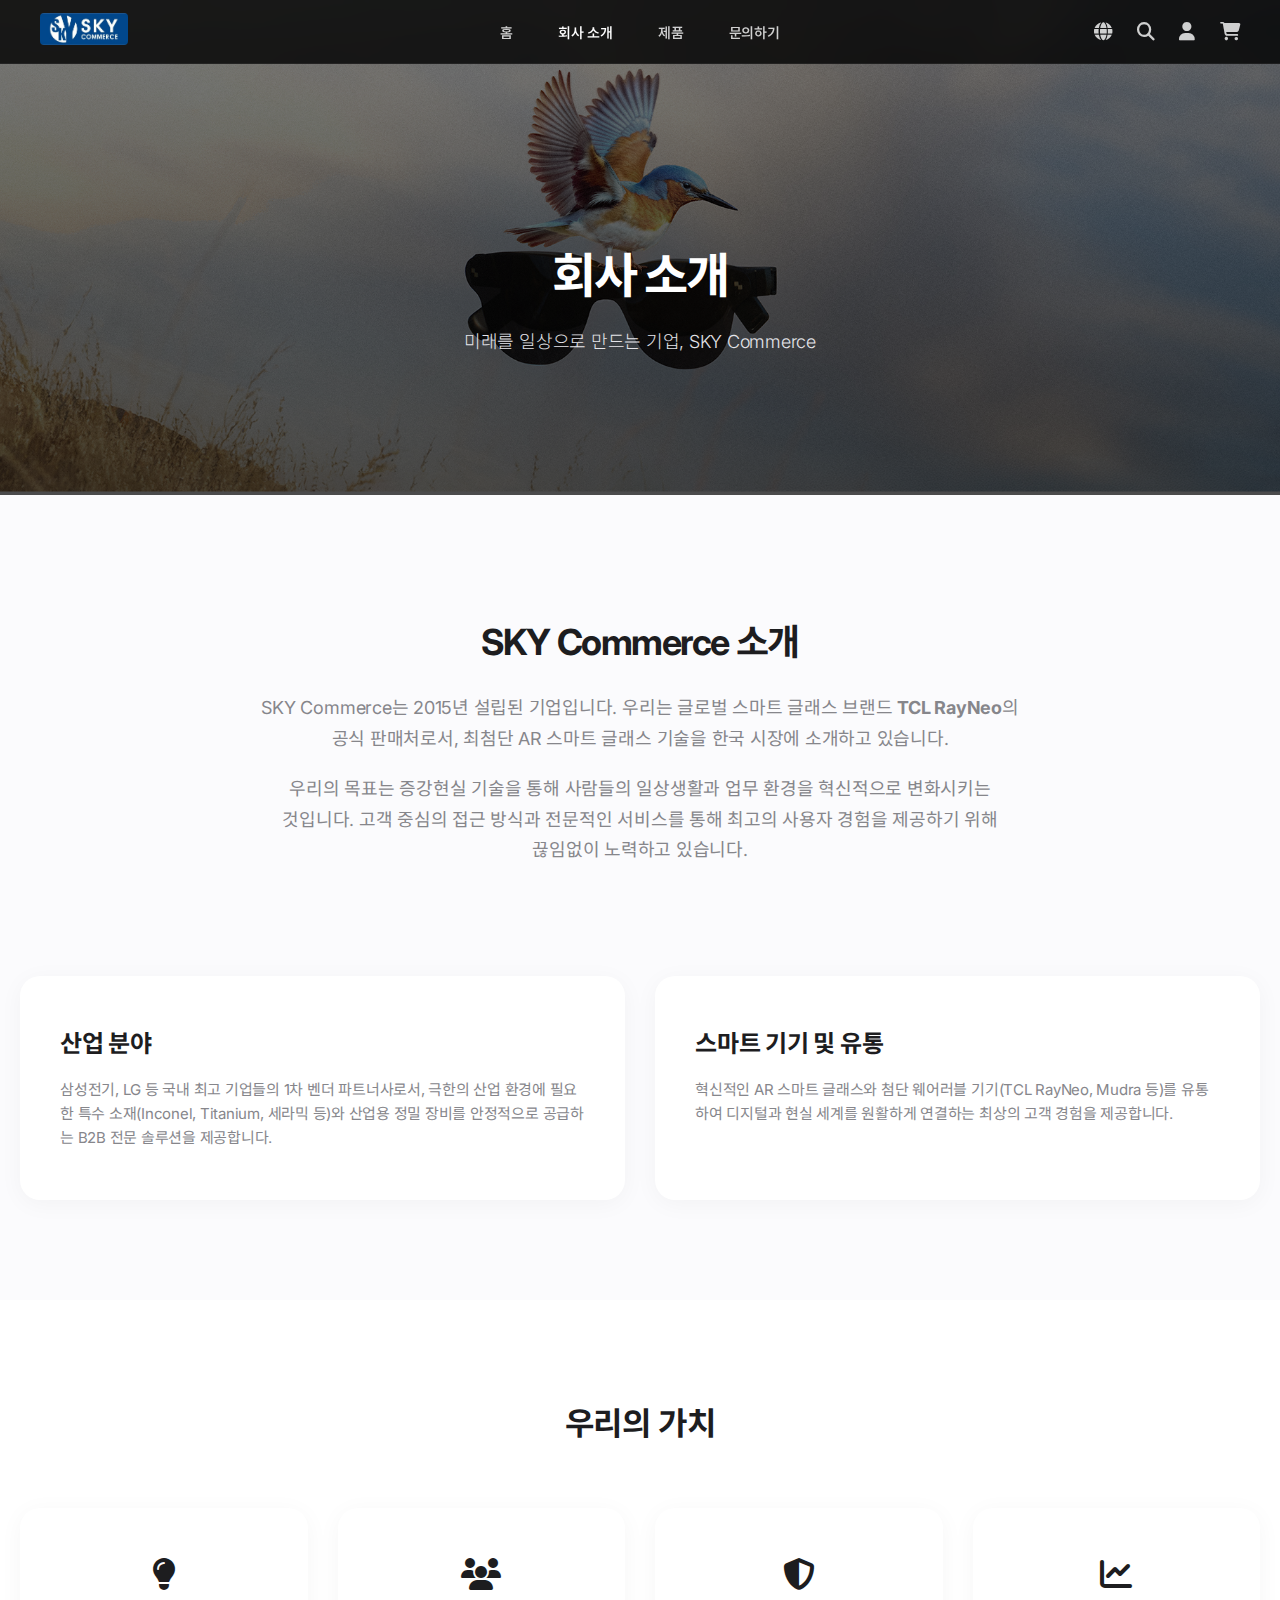
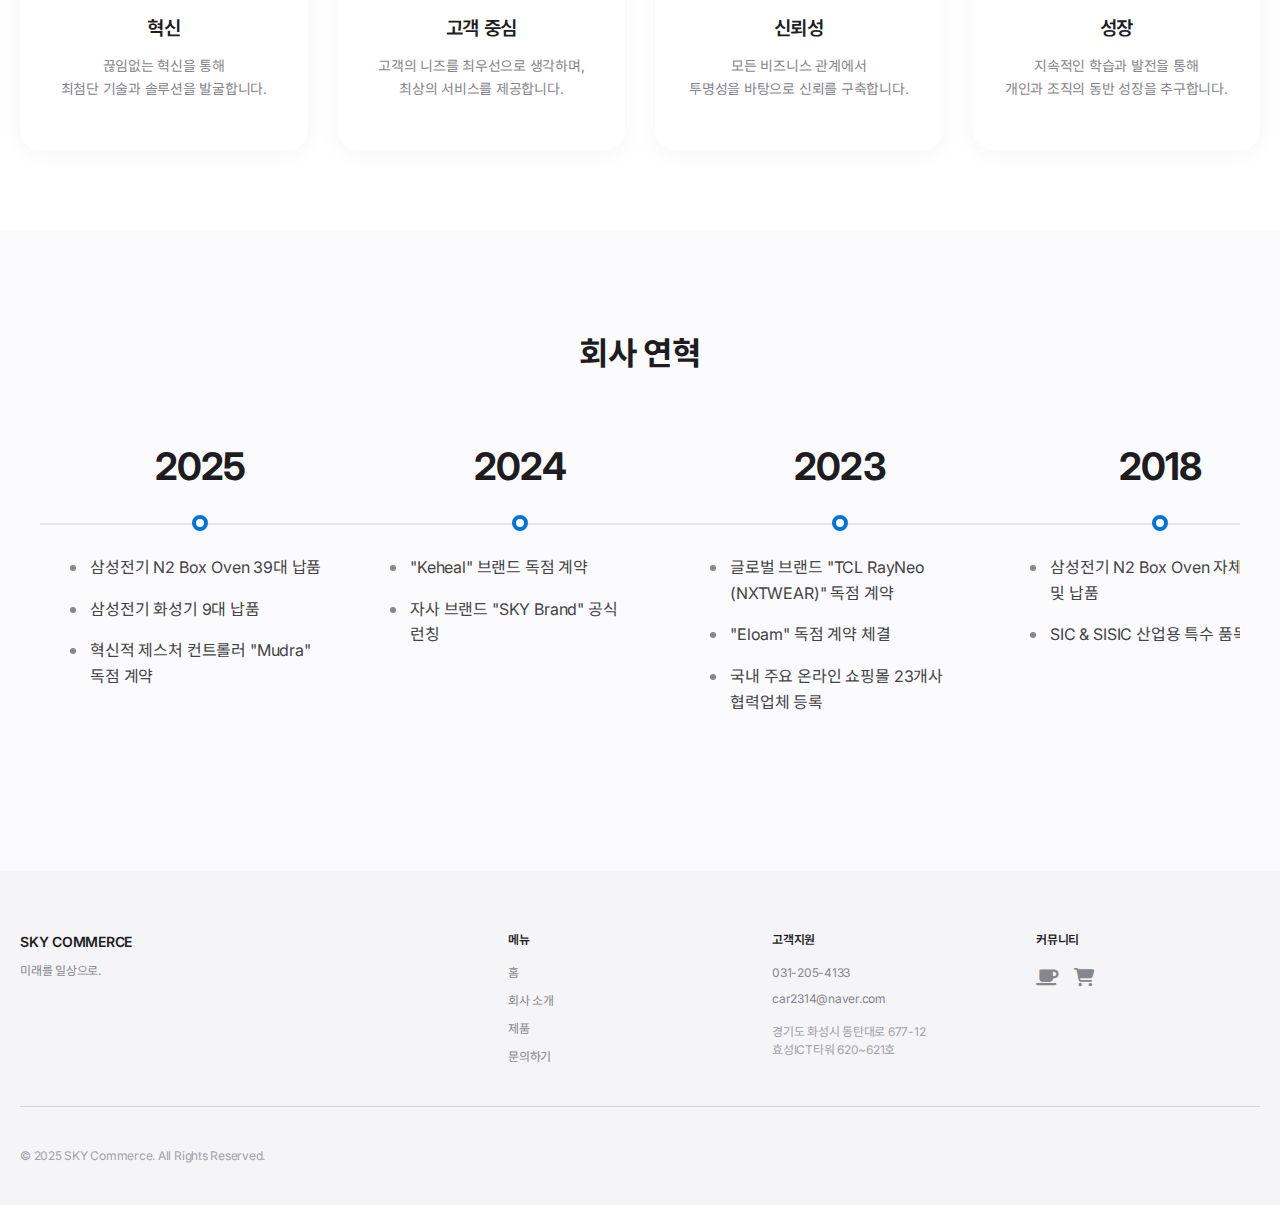
<file: about.html>
<!DOCTYPE html>
<html lang="ko">
<head>
    <meta charset="UTF-8">
    <meta name="viewport" content="width=device-width, initial-scale=1.0">
    <title>회사 소개 | SKY Commerce</title>
    <link rel="icon" type="image/png" sizes="any" href="img/logo_blue.png">
    
    <link rel="preconnect" href="https://fonts.googleapis.com">
    <link rel="preconnect" href="https://fonts.gstatic.com" crossorigin>
    <link href="https://fonts.googleapis.com/css2?family=Inter:wght@300;400;500;600;700&family=Noto+Sans+KR:wght@300;400;500;700&display=swap" rel="stylesheet">
    <link rel="stylesheet" href="https://cdnjs.cloudflare.com/ajax/libs/font-awesome/6.4.0/css/all.min.css">
    <link rel="stylesheet" href="css/style.css">
    <style>
        .intro-text-section { text-align: center; max-width: 800px; margin: 0 auto; padding: 40px 20px; }
        .intro-text-section h2 { font-size: 36px; font-weight: 700; margin-bottom: 24px; letter-spacing: -0.04em; }
        .intro-text-section p { font-size: 18px; color: var(--text-muted); line-height: 1.7; margin-bottom: 20px; word-break: keep-all; }
        .business-grid { display: grid; grid-template-columns: repeat(2, 1fr); gap: 30px; margin-top: 50px; }
        .business-card { background: var(--surface-color); padding: 50px 40px; border-radius: 20px; box-shadow: 0 4px 24px rgba(0, 0, 0, 0.04); transition: transform 0.4s ease; }
        .business-card:hover { transform: translateY(-5px); }
        .business-card h3 { font-size: 24px; font-weight: 700; color: var(--text-main); margin-bottom: 16px; }
        .business-card p { color: var(--text-muted); font-size: 15px; line-height: 1.6; }

        .timeline-wrapper { position: relative; margin: 40px auto 0; width: 100%; }
        .horizontal-timeline { display: flex; overflow-x: auto; padding: 20px 0 40px; scroll-behavior: smooth; -webkit-overflow-scrolling: touch; scrollbar-width: thin; scrollbar-color: #c1c1c1 #f5f5f7; }
        .horizontal-timeline::-webkit-scrollbar { height: 6px; }
        .horizontal-timeline::-webkit-scrollbar-track { background: #f5f5f7; border-radius: 10px; }
        .horizontal-timeline::-webkit-scrollbar-thumb { background: #c1c1c1; border-radius: 10px; }
        .horizontal-timeline::-webkit-scrollbar-thumb:hover { background: #a1a1a6; }
        .timeline-item-hz { flex: 0 0 320px; position: relative; padding: 0 30px; }
        .timeline-item-hz::after { content: ''; position: absolute; top: 85px; left: 0; width: 100%; height: 2px; background-color: #e5e5ea; z-index: 1; }
        .timeline-year-hz { text-align: center; font-size: 38px; font-weight: 700; color: var(--text-main); margin-bottom: 60px; letter-spacing: -0.02em; }
        .timeline-dot-hz { position: absolute; top: 77px; left: 50%; transform: translateX(-50%); width: 16px; height: 16px; border-radius: 50%; background-color: #ffffff; border: 4px solid var(--accent-blue); z-index: 2; }
        .timeline-content-hz { margin-top: 35px; text-align: left; }
        .timeline-content-hz ul { list-style: none; padding: 0; margin: 0; }
        .timeline-content-hz li { display: flex; align-items: flex-start; font-size: 16px; color: #444; margin-bottom: 16px; line-height: 1.6; letter-spacing: -0.01em; word-break: keep-all; }
        .timeline-content-hz li::before { content: ''; display: block; width: 6px; height: 6px; background-color: #86868b; border-radius: 50%; margin-top: 10px; margin-right: 14px; flex-shrink: 0; }

        @media (max-width: 768px) {
            .business-grid { grid-template-columns: 1fr; }
            .timeline-item-hz { flex: 0 0 280px; padding: 0 20px; }
            .timeline-year-hz { font-size: 32px; }
            .timeline-content-hz li { font-size: 15px; }
        }
    </style>
</head>
<body>
    <header id="main-header"> 
        <div class="header-inner">
            <div class="header-left logo"><a href="index.html"><img src="img/main.jpg" alt="SKY Commerce"></a></div>
            <nav class="header-center">
                <ul class="nav-menu">
                    <li><a href="index.html">홈</a></li>
                    <li><a href="about.html" class="active">회사 소개</a></li>
                    <li><a href="product.html">제품</a></li>
                    <li><a href="contact.html">문의하기</a></li>
                </ul>
            </nav>
            <div class="header-right utility-icons">
                <a href="#"><i class="fas fa-globe"></i></a>
                <a href="#"><i class="fas fa-search"></i></a>
                <a href="login.html" id="userProfileBtn"><i class="fas fa-user"></i></a>
                <a href="#"><i class="fas fa-shopping-cart"></i></a>
            </div>
        </div>
    </header>

    <section class="sub-hero" style="background: linear-gradient(rgba(0, 0, 0, 0.5), rgba(0, 0, 0, 0.7)), url('img/bird.png') center/cover no-repeat;">
        <div class="container">
            <h1 style="position: relative; z-index: 2;">회사 소개</h1>
            <p style="position: relative; z-index: 2;">미래를 일상으로 만드는 기업, SKY Commerce</p>
        </div>
    </section>

    <section class="sub-content" style="background-color: var(--bg-color); padding-top: 80px;">
        <div class="container">
            <div class="intro-text-section">
                <h2>SKY Commerce 소개</h2>
                <p>SKY Commerce는 2015년 설립된 기업입니다. 우리는 글로벌 스마트 글래스 브랜드 <strong>TCL RayNeo</strong>의 공식 판매처로서, 최첨단 AR 스마트 글래스 기술을 한국 시장에 소개하고 있습니다.</p>
                <p>우리의 목표는 증강현실 기술을 통해 사람들의 일상생활과 업무 환경을 혁신적으로 변화시키는 것입니다. 고객 중심의 접근 방식과 전문적인 서비스를 통해 최고의 사용자 경험을 제공하기 위해 끊임없이 노력하고 있습니다.</p>
            </div>
            <div class="business-grid">
                <div class="business-card">
                    <h3>산업 분야</h3>
                    <p>삼성전기, LG 등 국내 최고 기업들의 1차 벤더 파트너사로서, 극한의 산업 환경에 필요한 특수 소재(Inconel, Titanium, 세라믹 등)와 산업용 정밀 장비를 안정적으로 공급하는 B2B 전문 솔루션을 제공합니다.</p>
                </div>
                <div class="business-card">
                    <h3>스마트 기기 및 유통</h3>
                    <p>혁신적인 AR 스마트 글래스와 첨단 웨어러블 기기(TCL RayNeo, Mudra 등)를 유통하여 디지털과 현실 세계를 원활하게 연결하는 최상의 고객 경험을 제공합니다.</p>
                </div>
            </div>
        </div>
    </section>

    <section class="sub-content" style="background-color: #ffffff; padding-bottom: 80px;">
        <div class="container">
            <div style="text-align: center; margin-bottom: 60px;">
                <h2 style="font-size: 32px; font-weight: 700; color: var(--text-main);">우리의 가치</h2>
            </div>
            <div class="feature-grid">
                <div class="feature-item"><i class="fas fa-lightbulb"></i><h3>혁신</h3><p>끊임없는 혁신을 통해<br>최첨단 기술과 솔루션을 발굴합니다.</p></div>
                <div class="feature-item"><i class="fas fa-users"></i><h3>고객 중심</h3><p>고객의 니즈를 최우선으로 생각하며,<br>최상의 서비스를 제공합니다.</p></div>
                <div class="feature-item"><i class="fas fa-shield-alt"></i><h3>신뢰성</h3><p>모든 비즈니스 관계에서<br>투명성을 바탕으로 신뢰를 구축합니다.</p></div>
                <div class="feature-item"><i class="fas fa-chart-line"></i><h3>성장</h3><p>지속적인 학습과 발전을 통해<br>개인과 조직의 동반 성장을 추구합니다.</p></div>
            </div>
        </div>
    </section>

    <section class="sub-content" style="background-color: var(--bg-color);">
        <div class="container" style="max-width: 1400px; padding: 0 40px;">
            <div style="text-align: center; margin-bottom: 20px;">
                <h2 style="font-size: 32px; font-weight: 700; color: var(--text-main);">회사 연혁</h2>
            </div>
            <div class="timeline-wrapper">
                <div class="horizontal-timeline">
                    <div class="timeline-item-hz"><div class="timeline-year-hz">2025</div><div class="timeline-dot-hz"></div><div class="timeline-content-hz"><ul><li>삼성전기 N2 Box Oven 39대 납품</li><li>삼성전기 화성기 9대 납품</li><li>혁신적 제스처 컨트롤러 "Mudra" 독점 계약</li></ul></div></div>
                    <div class="timeline-item-hz"><div class="timeline-year-hz">2024</div><div class="timeline-dot-hz"></div><div class="timeline-content-hz"><ul><li>"Keheal" 브랜드 독점 계약</li><li>자사 브랜드 "SKY Brand" 공식 런칭</li></ul></div></div>
                    <div class="timeline-item-hz"><div class="timeline-year-hz">2023</div><div class="timeline-dot-hz"></div><div class="timeline-content-hz"><ul><li>글로벌 브랜드 "TCL RayNeo (NXTWEAR)" 독점 계약</li><li>"Eloam" 독점 계약 체결</li><li>국내 주요 온라인 쇼핑몰 23개사 협력업체 등록</li></ul></div></div>
                    <div class="timeline-item-hz"><div class="timeline-year-hz">2018</div><div class="timeline-dot-hz"></div><div class="timeline-content-hz"><ul><li>삼성전기 N2 Box Oven 자체 제작 및 납품</li><li>SIC & SISIC 산업용 특수 품목 추가</li></ul></div></div>
                    <div class="timeline-item-hz"><div class="timeline-year-hz">2017</div><div class="timeline-dot-hz"></div><div class="timeline-content-hz"><ul><li>LG 1차 벤더 파트너사로서 Titanium(티타늄) 정식 공급 시작</li></ul></div></div>
                    <div class="timeline-item-hz"><div class="timeline-year-hz">2016</div><div class="timeline-dot-hz"></div><div class="timeline-content-hz"><ul><li>삼성전기 1차 벤더 파트너사 세라믹 관련 제품 (단열재, Roller, Pipe 등) 공급</li></ul></div></div>
                    <div class="timeline-item-hz"><div class="timeline-year-hz">2015</div><div class="timeline-dot-hz"></div><div class="timeline-content-hz"><ul><li>주식회사 스카이커머스(SKY Commerce) 공식 설립</li><li>삼성전기 1차 벤더 파트너사 특수소재 (Inconel Plate, Tube, Pipe, Mesh Belt 등) 공급 시작</li></ul></div></div>
                </div>
            </div>
        </div>
    </section>

    <footer>
        <div class="container">
            <div class="footer-content">
                <div class="footer-logo">
                    <h3>SKY COMMERCE</h3>
                    <p>미래를 일상으로.</p>
                </div>
                <div class="footer-links">
                    <h4>메뉴</h4>
                    <ul>
                        <li><a href="index.html">홈</a></li>
                        <li><a href="about.html">회사 소개</a></li>
                        <li><a href="product.html">제품</a></li>
                        <li><a href="contact.html">문의하기</a></li>
                    </ul>
                </div>
                <div class="footer-contact">
                    <h4>고객지원</h4>
                    <p>031-205-4133</p>
                    <p>car2314@naver.com</p>
                    <p class="address">경기도 화성시 동탄대로 677-12<br>효성ICT타워 620~621호</p>
                </div>
                <div class="footer-social">
                    <h4>커뮤니티</h4>
                    <div class="social-icons">
                        <a href="https://cafe.naver.com/skycommerce114" target="_blank"><i class="fas fa-coffee"></i></a>
                        <a href="https://smartstore.naver.com/nxtwear" target="_blank"><i class="fas fa-shopping-cart"></i></a>
                    </div>
                </div>
            </div>
            <div class="footer-bottom"><p>&copy; 2025 SKY Commerce. All Rights Reserved.</p></div>
        </div>
    </footer>

    <script src="js/main.js"></script>
</body>
</html>
</file>
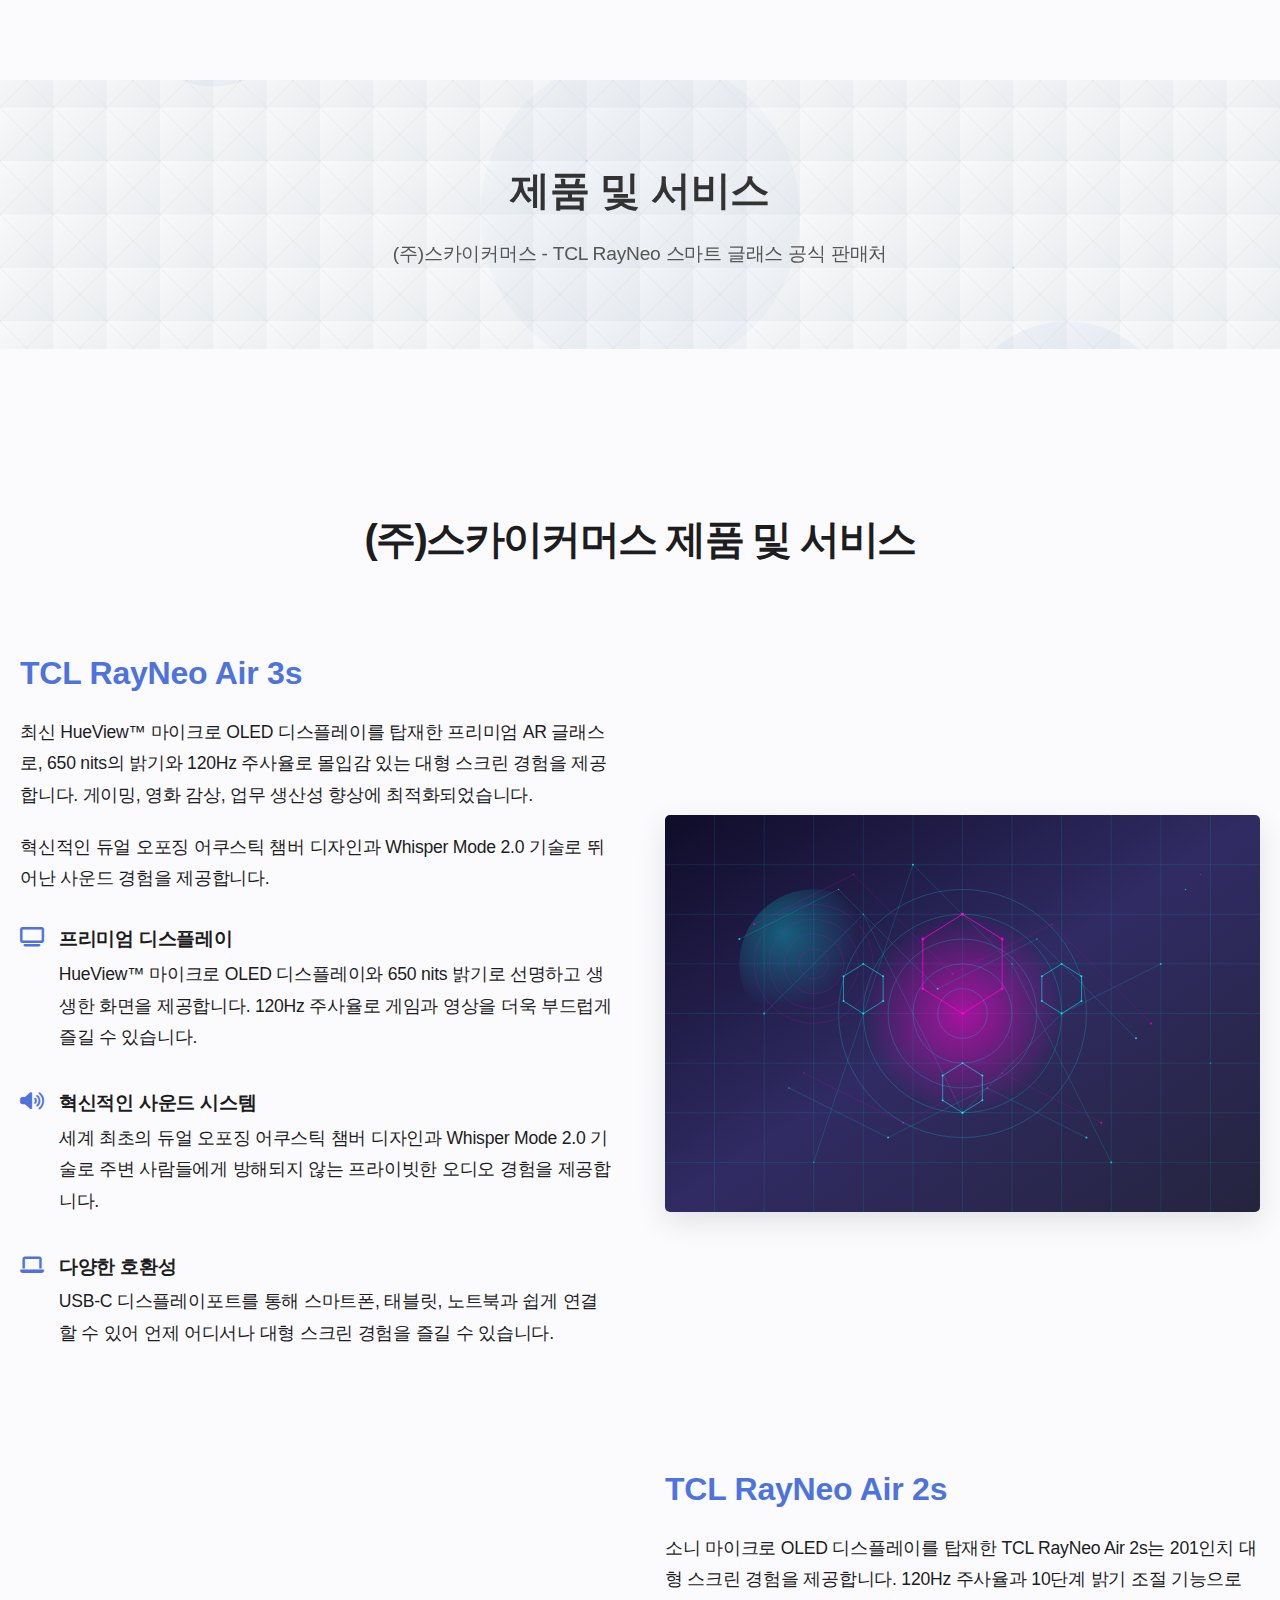
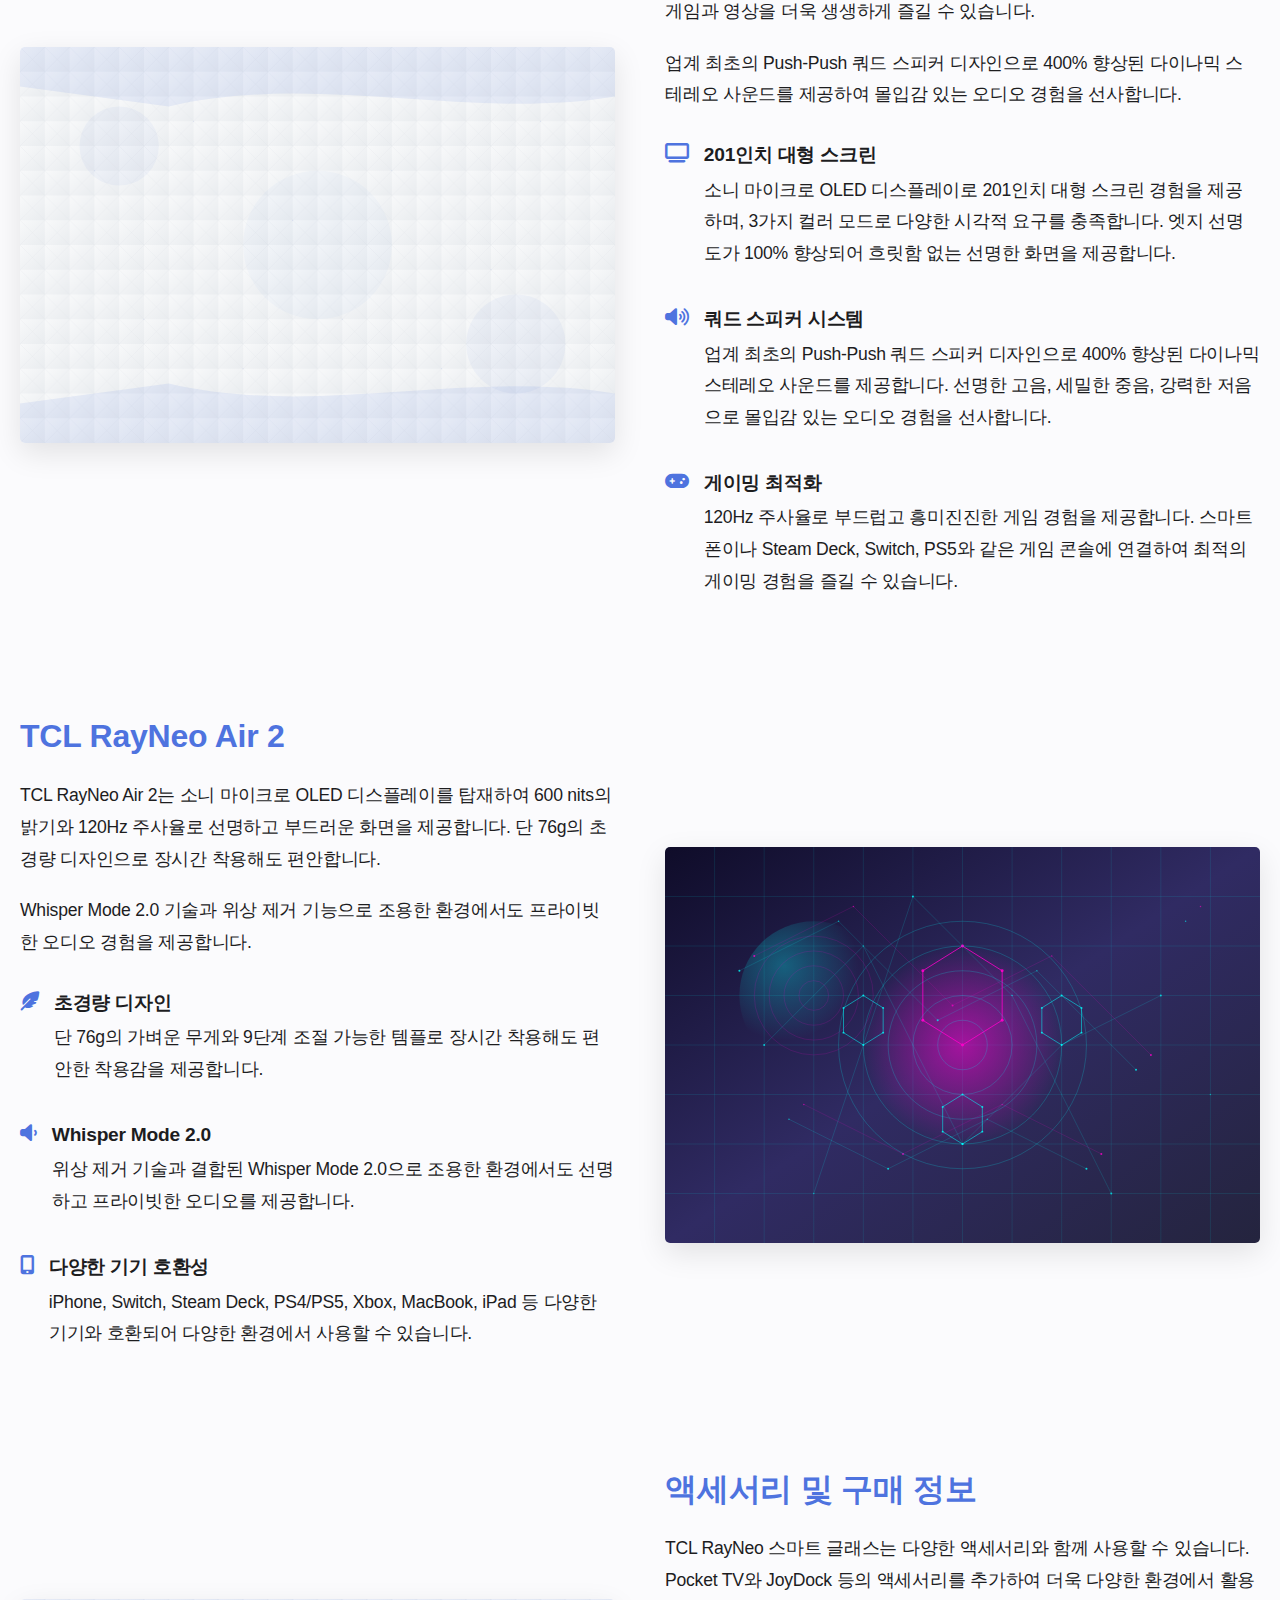
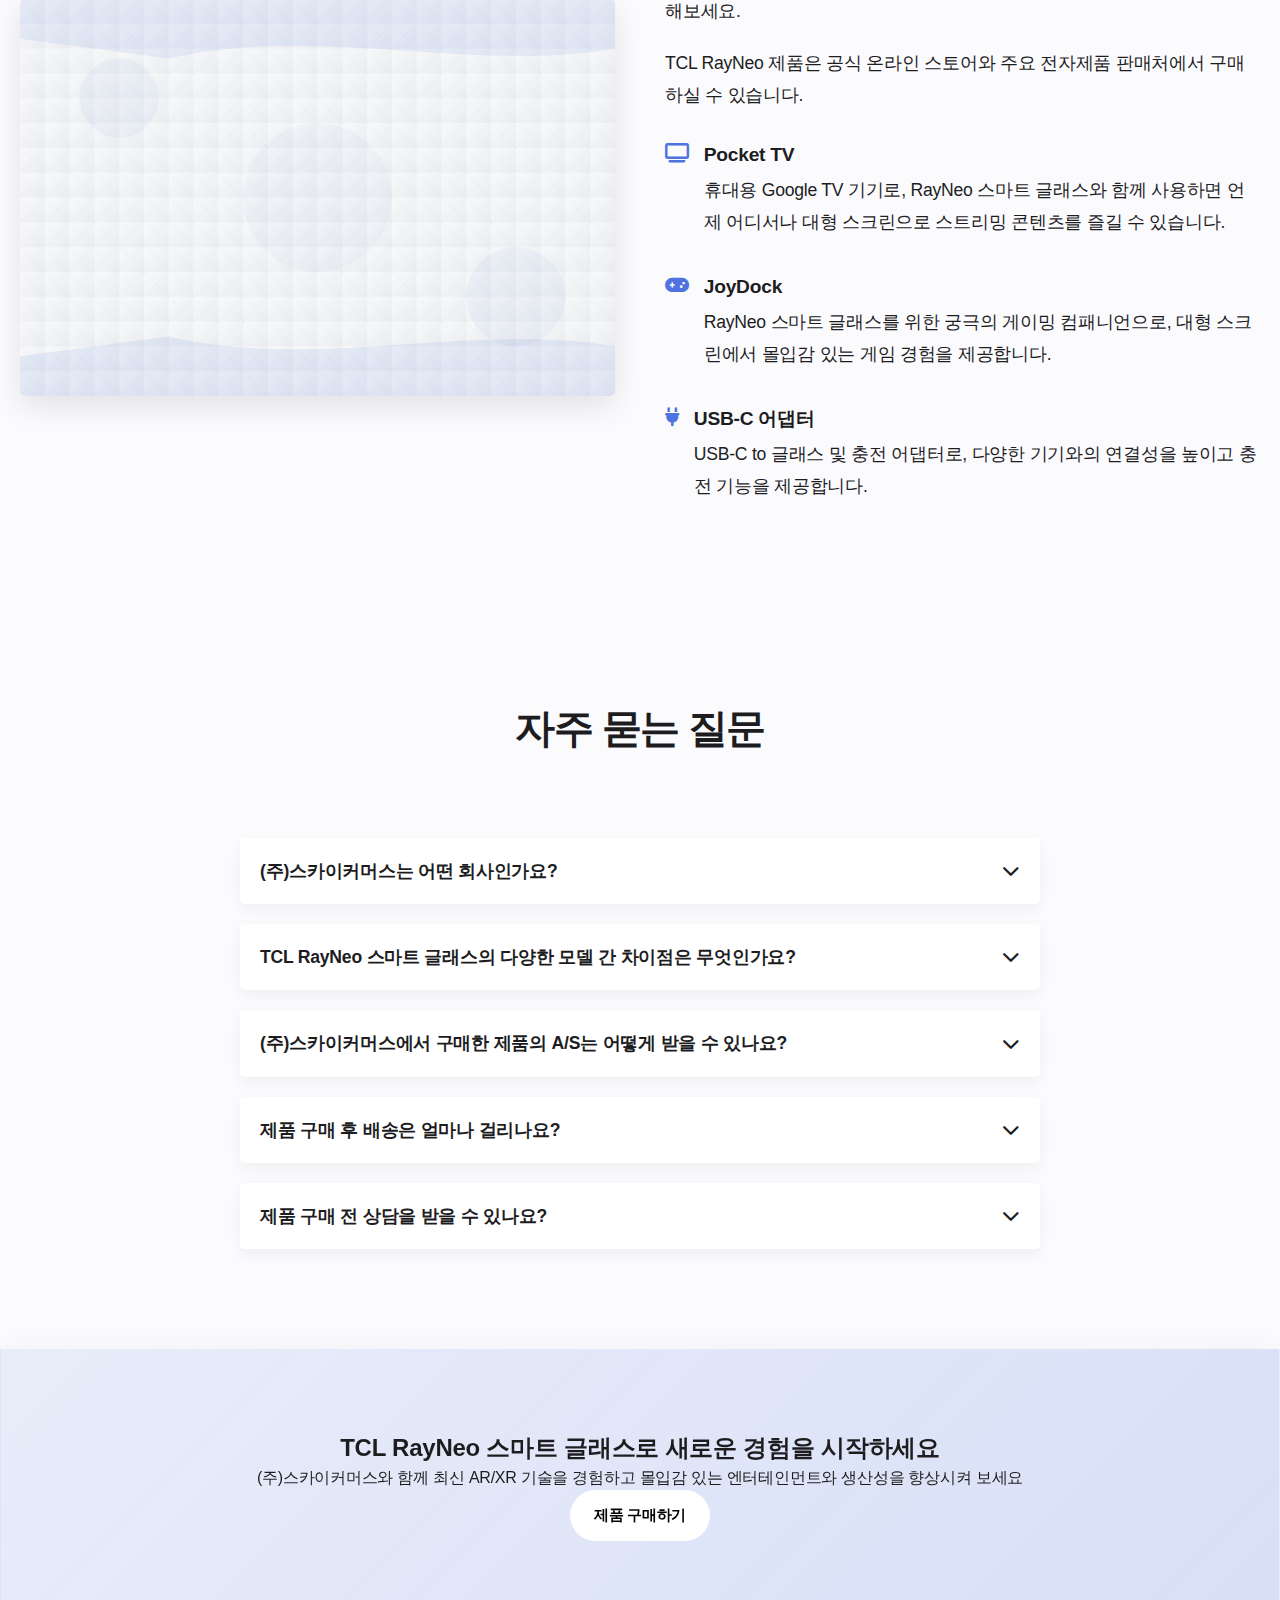
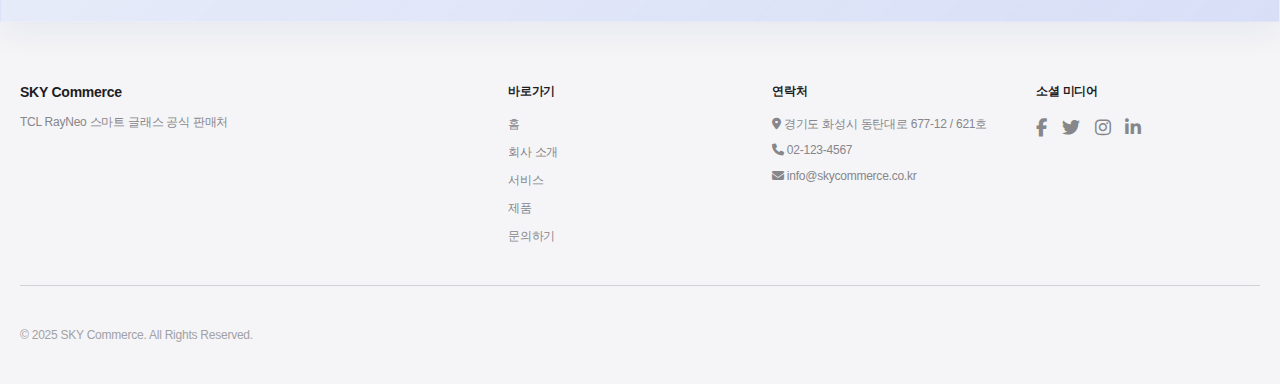
<file: services.html>
<!DOCTYPE html>
<html lang="ko">
<head>
    <meta charset="UTF-8">
    <meta name="viewport" content="width=device-width, initial-scale=1.0">
    <title>제품 및 서비스 - SKY Commerce</title>
    <link rel="stylesheet" href="css/style.css">
    <link rel="stylesheet" href="https://cdnjs.cloudflare.com/ajax/libs/font-awesome/6.4.0/css/all.min.css">
    <style>
        /* 서비스 페이지 추가 스타일 */
        .page-header {
            background: url('../img/clean-bg.svg') no-repeat center center, linear-gradient(135deg, rgba(78, 115, 223, 0.1), rgba(78, 115, 223, 0.2));
            background-size: cover;
            background-position: center;
            padding: 80px 0;
            text-align: center;
            color: #333;
            margin-top: 80px;
            margin-bottom: 80px;
            position: relative;
            z-index: 1;
            backdrop-filter: blur(5px);
            -webkit-backdrop-filter: blur(5px);
        }
        
        .page-header h1 {
            font-size: 2.5rem;
            font-weight: 700;
            margin-bottom: 20px;
            color: #333;
            text-shadow: none;
        }
        
        .page-header p {
            font-size: 1.2rem;
            font-weight: 400;
            color: #555;
        }
        
        .services-section {
            padding: 80px 0;
        }
        
        .services-section:nth-child(even) {
            background-color: rgba(248, 249, 250, 0.7);
            position: relative;
            z-index: 1;
        }
        
        .service-card {
            display: grid;
            grid-template-columns: 1fr 1fr;
            gap: 50px;
            align-items: center;
            margin-bottom: 80px;
        }
        
        .service-card:last-child {
            margin-bottom: 0;
        }
        
        .service-card:nth-child(even) .service-image {
            order: 2;
        }
        
        .service-card:nth-child(even) .service-content {
            order: 1;
        }
        
        .service-image img {
            width: 100%;
            border-radius: 5px;
            box-shadow: 0 10px 30px rgba(0, 0, 0, 0.1);
        }
        
        .service-content h3 {
            font-size: 2rem;
            margin-bottom: 20px;
            color: #4e73df;
        }
        
        .service-content p {
            margin-bottom: 20px;
            font-size: 1.1rem;
            line-height: 1.8;
        }
        
        .service-features {
            margin-top: 30px;
        }
        
        .service-feature {
            display: flex;
            align-items: flex-start;
            margin-bottom: 15px;
        }
        
        .service-feature i {
            color: #4e73df;
            margin-right: 15px;
            font-size: 1.2rem;
            margin-top: 3px;
        }
        
        .service-feature-content {
            flex: 1;
        }
        
        .service-feature-content h4 {
            font-size: 1.2rem;
            margin-bottom: 5px;
        }
        

        
        .faq-section {
            padding: 80px 0;
        }
        
        .faq-container {
            max-width: 800px;
            margin: 50px auto 0;
        }
        
        .faq-item {
            margin-bottom: 20px;
            border-radius: 5px;
            overflow: hidden;
            box-shadow: 0 5px 15px rgba(0, 0, 0, 0.05);
        }
        
        .faq-question {
            background-color: #fff;
            padding: 20px;
            cursor: pointer;
            display: flex;
            justify-content: space-between;
            align-items: center;
            font-weight: 700;
            font-size: 1.1rem;
        }
        
        .faq-question i {
            transition: transform 0.3s ease;
        }
        
        .faq-answer {
            background-color: #f8f9fa;
            padding: 0 20px;
            max-height: 0;
            overflow: hidden;
            transition: max-height 0.3s ease, padding 0.3s ease;
        }
        
        .faq-item.active .faq-question i {
            transform: rotate(180deg);
        }
        
        .faq-item.active .faq-answer {
            padding: 20px;
            max-height: 1000px;
        }
        
        @media (max-width: 992px) {
            .service-card {
                grid-template-columns: 1fr;
                gap: 30px;
            }
            
            .service-card:nth-child(even) .service-image,
            .service-card:nth-child(even) .service-content {
                order: 0;
            }
            
            .pricing-card.featured {
                transform: scale(1);
            }
        }
    </style>
</head>
<body>
    <header>
        <div class="container">
            <div class="logo">
                <a href="index.html">
                    <img src="img/main.jpg" alt="스카이커머스 로고" style="height: 50px; width: auto;">
                </a>
            </div>
            <nav>
                <ul class="nav-menu">
                    <li><a href="index.html">홈</a></li>
                    <li><a href="about.html">회사 소개</a></li>
                    <li><a href="services.html" class="active">서비스</a></li>
                    <li><a href="product.html">제품</a></li>
                    <li><a href="contact.html">문의하기</a></li>
                </ul>
                <div class="hamburger">
                    <span class="bar"></span>
                    <span class="bar"></span>
                    <span class="bar"></span>
                </div>
            </nav>

        </div>
    </header>

    <section class="page-header">
        <div class="container">
            <h1>제품 및 서비스</h1>
            <p>(주)스카이커머스 - TCL RayNeo 스마트 글래스 공식 판매처</p>
        </div>
    </section>

    <section class="services-section">
        <div class="container">
            <h2 class="section-title">(주)스카이커머스 제품 및 서비스</h2>
            
            <div class="service-card">
                <div class="service-image">
                    <img src="img/metaverse-bg.svg" alt="TCL RayNeo Air 3s">
                </div>
                <div class="service-content">
                    <h3>TCL RayNeo Air 3s</h3>
                    <p>최신 HueView™ 마이크로 OLED 디스플레이를 탑재한 프리미엄 AR 글래스로, 650 nits의 밝기와 120Hz 주사율로 몰입감 있는 대형 스크린 경험을 제공합니다. 게이밍, 영화 감상, 업무 생산성 향상에 최적화되었습니다.</p>
                    <p>혁신적인 듀얼 오포징 어쿠스틱 챔버 디자인과 Whisper Mode 2.0 기술로 뛰어난 사운드 경험을 제공합니다.</p>
                    
                    <div class="service-features">
                        <div class="service-feature">
                            <i class="fas fa-tv"></i>
                            <div class="service-feature-content">
                                <h4>프리미엄 디스플레이</h4>
                                <p>HueView™ 마이크로 OLED 디스플레이와 650 nits 밝기로 선명하고 생생한 화면을 제공합니다. 120Hz 주사율로 게임과 영상을 더욱 부드럽게 즐길 수 있습니다.</p>
                            </div>
                        </div>
                        <div class="service-feature">
                            <i class="fas fa-volume-up"></i>
                            <div class="service-feature-content">
                                <h4>혁신적인 사운드 시스템</h4>
                                <p>세계 최초의 듀얼 오포징 어쿠스틱 챔버 디자인과 Whisper Mode 2.0 기술로 주변 사람들에게 방해되지 않는 프라이빗한 오디오 경험을 제공합니다.</p>
                            </div>
                        </div>
                        <div class="service-feature">
                            <i class="fas fa-laptop"></i>
                            <div class="service-feature-content">
                                <h4>다양한 호환성</h4>
                                <p>USB-C 디스플레이포트를 통해 스마트폰, 태블릿, 노트북과 쉽게 연결할 수 있어 언제 어디서나 대형 스크린 경험을 즐길 수 있습니다.</p>
                            </div>
                        </div>
                    </div>
                </div>
            </div>
            
            <div class="service-card">
                <div class="service-image">
                    <img src="img/clean-bg.svg" alt="TCL RayNeo Air 2s">
                </div>
                <div class="service-content">
                    <h3>TCL RayNeo Air 2s</h3>
                    <p>소니 마이크로 OLED 디스플레이를 탑재한 TCL RayNeo Air 2s는 201인치 대형 스크린 경험을 제공합니다. 120Hz 주사율과 10단계 밝기 조절 기능으로 게임과 영상을 더욱 생생하게 즐길 수 있습니다.</p>
                    <p>업계 최초의 Push-Push 쿼드 스피커 디자인으로 400% 향상된 다이나믹 스테레오 사운드를 제공하여 몰입감 있는 오디오 경험을 선사합니다.</p>
                    
                    <div class="service-features">
                        <div class="service-feature">
                            <i class="fas fa-tv"></i>
                            <div class="service-feature-content">
                                <h4>201인치 대형 스크린</h4>
                                <p>소니 마이크로 OLED 디스플레이로 201인치 대형 스크린 경험을 제공하며, 3가지 컬러 모드로 다양한 시각적 요구를 충족합니다. 엣지 선명도가 100% 향상되어 흐릿함 없는 선명한 화면을 제공합니다.</p>
                            </div>
                        </div>
                        <div class="service-feature">
                            <i class="fas fa-volume-up"></i>
                            <div class="service-feature-content">
                                <h4>쿼드 스피커 시스템</h4>
                                <p>업계 최초의 Push-Push 쿼드 스피커 디자인으로 400% 향상된 다이나믹 스테레오 사운드를 제공합니다. 선명한 고음, 세밀한 중음, 강력한 저음으로 몰입감 있는 오디오 경험을 선사합니다.</p>
                            </div>
                        </div>
                        <div class="service-feature">
                            <i class="fas fa-gamepad"></i>
                            <div class="service-feature-content">
                                <h4>게이밍 최적화</h4>
                                <p>120Hz 주사율로 부드럽고 흥미진진한 게임 경험을 제공합니다. 스마트폰이나 Steam Deck, Switch, PS5와 같은 게임 콘솔에 연결하여 최적의 게이밍 경험을 즐길 수 있습니다.</p>
                            </div>
                        </div>
                    </div>
                </div>
            </div>
            
            <div class="service-card">
                <div class="service-image">
                    <img src="img/metaverse-bg.svg" alt="TCL RayNeo Air 2">
                </div>
                <div class="service-content">
                    <h3>TCL RayNeo Air 2</h3>
                    <p>TCL RayNeo Air 2는 소니 마이크로 OLED 디스플레이를 탑재하여 600 nits의 밝기와 120Hz 주사율로 선명하고 부드러운 화면을 제공합니다. 단 76g의 초경량 디자인으로 장시간 착용해도 편안합니다.</p>
                    <p>Whisper Mode 2.0 기술과 위상 제거 기능으로 조용한 환경에서도 프라이빗한 오디오 경험을 제공합니다.</p>
                    
                    <div class="service-features">
                        <div class="service-feature">
                            <i class="fas fa-feather-alt"></i>
                            <div class="service-feature-content">
                                <h4>초경량 디자인</h4>
                                <p>단 76g의 가벼운 무게와 9단계 조절 가능한 템플로 장시간 착용해도 편안한 착용감을 제공합니다.</p>
                            </div>
                        </div>
                        <div class="service-feature">
                            <i class="fas fa-volume-down"></i>
                            <div class="service-feature-content">
                                <h4>Whisper Mode 2.0</h4>
                                <p>위상 제거 기술과 결합된 Whisper Mode 2.0으로 조용한 환경에서도 선명하고 프라이빗한 오디오를 제공합니다.</p>
                            </div>
                        </div>
                        <div class="service-feature">
                            <i class="fas fa-mobile-alt"></i>
                            <div class="service-feature-content">
                                <h4>다양한 기기 호환성</h4>
                                <p>iPhone, Switch, Steam Deck, PS4/PS5, Xbox, MacBook, iPad 등 다양한 기기와 호환되어 다양한 환경에서 사용할 수 있습니다.</p>
                            </div>
                        </div>
                    </div>
                </div>
            </div>
            
            <div class="service-card">
                <div class="service-image">
                    <img src="img/clean-bg.svg" alt="액세서리 및 구매 정보">
                </div>
                <div class="service-content">
                    <h3>액세서리 및 구매 정보</h3>
                    <p>TCL RayNeo 스마트 글래스는 다양한 액세서리와 함께 사용할 수 있습니다. Pocket TV와 JoyDock 등의 액세서리를 추가하여 더욱 다양한 환경에서 활용해보세요.</p>
                    <p>TCL RayNeo 제품은 공식 온라인 스토어와 주요 전자제품 판매처에서 구매하실 수 있습니다.</p>
                    
                    <div class="service-features">
                        <div class="service-feature">
                            <i class="fas fa-tv"></i>
                            <div class="service-feature-content">
                                <h4>Pocket TV</h4>
                                <p>휴대용 Google TV 기기로, RayNeo 스마트 글래스와 함께 사용하면 언제 어디서나 대형 스크린으로 스트리밍 콘텐츠를 즐길 수 있습니다.</p>
                            </div>
                        </div>
                        <div class="service-feature">
                            <i class="fas fa-gamepad"></i>
                            <div class="service-feature-content">
                                <h4>JoyDock</h4>
                                <p>RayNeo 스마트 글래스를 위한 궁극의 게이밍 컴패니언으로, 대형 스크린에서 몰입감 있는 게임 경험을 제공합니다.</p>
                            </div>
                        </div>
                        <div class="service-feature">
                            <i class="fas fa-plug"></i>
                            <div class="service-feature-content">
                                <h4>USB-C 어댑터</h4>
                                <p>USB-C to 글래스 및 충전 어댑터로, 다양한 기기와의 연결성을 높이고 충전 기능을 제공합니다.</p>
                            </div>
                        </div>
                    </div>
                </div>
            </div>
        </div>
    </section>

    <section class="faq-section">
        <div class="container">
            <h2 class="section-title">자주 묻는 질문</h2>
            
            <div class="faq-container">
                <div class="faq-item">
                    <div class="faq-question">
                        <span>(주)스카이커머스는 어떤 회사인가요?</span>
                        <i class="fas fa-chevron-down"></i>
                    </div>
                    <div class="faq-answer">
                        <p>(주)스카이커머스는 TCL RayNeo 스마트 글래스의 공식 판매처로서, 최신 AR/XR 기술을 국내 소비자들에게 소개하고 있습니다. 2020년 설립 이후 TCL과 공식 파트너십을 체결하고 네이버 스마트스토어를 통해 온라인 판매를 시작했습니다. 고객 만족을 최우선으로 생각하며, 정품 보증과 전문적인 고객 지원 서비스를 제공하고 있습니다. 또한 신속한 배송과 국내 A/S 서비스를 통해 고객들이 안심하고 제품을 사용할 수 있도록 지원하고 있습니다.</p>
                    </div>
                </div>
                
                <div class="faq-item">
                    <div class="faq-question">
                        <span>TCL RayNeo 스마트 글래스의 다양한 모델 간 차이점은 무엇인가요?</span>
                        <i class="fas fa-chevron-down"></i>
                    </div>
                    <div class="faq-answer">
                        <p>TCL RayNeo 스마트 글래스는 다양한 모델이 있으며, 주요 차이점은 디스플레이 해상도, 리프레시 레이트, 화면 크기, 무게 등입니다. TCL RayNeo Air 3s는 프리미엄 모델로 고해상도 디스플레이와 120Hz 리프레시 레이트를 제공하며, TCL RayNeo Air 2s는 시네마틱 경험에 최적화되어 있고, TCL RayNeo Air 2는 경량 디자인이 특징입니다. 각 모델의 자세한 사양은 제품 카탈로그 페이지에서 확인할 수 있습니다.</p>
                    </div>
                </div>
                
                <div class="faq-item">
                    <div class="faq-question">
                        <span>(주)스카이커머스에서 구매한 제품의 A/S는 어떻게 받을 수 있나요?</span>
                        <i class="fas fa-chevron-down"></i>
                    </div>
                    <div class="faq-answer">
                        <p>(주)스카이커머스에서 구매한 TCL RayNeo 스마트 글래스 제품은 국내 공식 A/S 센터를 통해 수리 서비스를 받을 수 있습니다. 제품에 문제가 발생한 경우, 고객 지원 센터에 문의하여 A/S 접수를 진행할 수 있습니다. 무상 보증 기간 내의 제품은 무상으로 수리 서비스를 제공하며, 보증 기간이 지난 제품은 유상으로 수리 서비스를 제공합니다. A/S 과정에서는 정품 부품만을 사용하여 신속하고 정확한 수리를 보장합니다.</p>
                    </div>
                </div>
                
                <div class="faq-item">
                    <div class="faq-question">
                        <span>제품 구매 후 배송은 얼마나 걸리나요?</span>
                        <i class="fas fa-chevron-down"></i>
                    </div>
                    <div class="faq-answer">
                        <p>(주)스카이커머스는 신속한 배송 서비스를 제공하고 있습니다. 주문 후 결제가 완료되면 1-2일 내에 상품을 발송해 드리며, 택배사의 배송 상황에 따라 1-3일 내에 제품을 받아보실 수 있습니다. 배송 상태는 주문 내역에서 확인할 수 있으며, 배송 관련 문의사항은 고객 지원 센터를 통해 문의하실 수 있습니다. 일부 도서산간 지역은 배송이 지연될 수 있습니다.</p>
                    </div>
                </div>
                
                <div class="faq-item">
                    <div class="faq-question">
                        <span>제품 구매 전 상담을 받을 수 있나요?</span>
                        <i class="fas fa-chevron-down"></i>
                    </div>
                    <div class="faq-answer">
                        <p>네, (주)스카이커머스는 제품 구매 전 전문적인 상담 서비스를 제공하고 있습니다. 고객의 니즈와 사용 환경에 맞는 제품을 추천해 드리며, 제품의 특징과 장점, 호환성 등에 대한 자세한 정보를 안내해 드립니다. 상담은 전화, 이메일, 네이버 스마트스토어 문의 등 다양한 채널을 통해 가능하며, 전문 상담원이 친절하게 응대해 드립니다. 구매 전 궁금한 점이 있으시면 언제든지 문의해 주시기 바랍니다.</p>
                    </div>
                </div>
            </div>
        </div>
    </section>

    <section class="cta">
        <div class="container">
            <div class="cta-content">
                <h2>TCL RayNeo 스마트 글래스로 새로운 경험을 시작하세요</h2>
                <p>(주)스카이커머스와 함께 최신 AR/XR 기술을 경험하고 몰입감 있는 엔터테인먼트와 생산성을 향상시켜 보세요</p>
                <a href="https://smartstore.naver.com/nxtwear" class="btn btn-primary" target="_blank">제품 구매하기</a>
            </div>
        </div>
    </section>
    
    <style>
        /* CTA 섹션 스타일 */
        .cta {
            background: linear-gradient(135deg, rgba(78, 115, 223, 0.1), rgba(78, 115, 223, 0.2));
            padding: 80px 0;
            text-align: center;
            position: relative;
            z-index: 1;
            backdrop-filter: blur(5px);
            -webkit-backdrop-filter: blur(5px);
            border: 1px solid rgba(255, 255, 255, 0.1);
            box-shadow: 0 8px 32px 0 rgba(31, 38, 135, 0.07);
        }
    </style>

    <footer>
        <div class="container">
            <div class="footer-content">
                <div class="footer-logo">
                    <h3>SKY Commerce</h3>
                    <p>TCL RayNeo 스마트 글래스 공식 판매처</p>
                </div>
                <div class="footer-links">
                    <h4>바로가기</h4>
                    <ul>
                        <li><a href="index.html">홈</a></li>
                        <li><a href="about.html">회사 소개</a></li>
                        <li><a href="services.html">서비스</a></li>
                        <li><a href="product.html">제품</a></li>
                        <li><a href="contact.html">문의하기</a></li>
                    </ul>
                </div>
                <div class="footer-contact">
                    <h4>연락처</h4>
                    <p><i class="fas fa-map-marker-alt"></i> 경기도 화성시 동탄대로 677-12 / 621호</p>
                    <p><i class="fas fa-phone"></i> 02-123-4567</p>
                    <p><i class="fas fa-envelope"></i> info@skycommerce.co.kr</p>
                </div>
                <div class="footer-social">
                    <h4>소셜 미디어</h4>
                    <div class="social-icons">
                        <a href="#"><i class="fab fa-facebook-f"></i></a>
                        <a href="#"><i class="fab fa-twitter"></i></a>
                        <a href="#"><i class="fab fa-instagram"></i></a>
                        <a href="#"><i class="fab fa-linkedin-in"></i></a>
                    </div>
                </div>
            </div>
            <div class="footer-bottom">
                <p>&copy; 2025 SKY Commerce. All Rights Reserved.</p>
            </div>
        </div>
    </footer>

    <script src="js/main.js"></script>
    <script>
        // FAQ 아코디언 기능
        document.addEventListener('DOMContentLoaded', function() {
            const faqItems = document.querySelectorAll('.faq-item');
            
            faqItems.forEach(item => {
                const question = item.querySelector('.faq-question');
                
                question.addEventListener('click', () => {
                    // 현재 클릭한 항목 외에 열려있는 다른 항목 닫기
                    faqItems.forEach(otherItem => {
                        if (otherItem !== item && otherItem.classList.contains('active')) {
                            otherItem.classList.remove('active');
                        }
                    });
                    
                    // 현재 항목 토글
                    item.classList.toggle('active');
                });
            });
        });
    </script>
</body>
</html>
</file>
<file: css/style.css>
/* CSS 변수 설정 */
:root {
    --bg-color: #fbfbfd; 
    --surface-color: #ffffff;
    --text-main: #1d1d1f;
    --text-muted: #86868b;
    --accent-blue: #0071e3; 
    --nav-height: 64px;
}

/* 기본 리셋 및 타이포그래피 */
* {
    margin: 0;
    padding: 0;
    box-sizing: border-box;
}

body {
    font-family: 'Inter', 'Noto Sans KR', -apple-system, BlinkMacSystemFont, sans-serif;
    background-color: var(--bg-color);
    color: var(--text-main);
    line-height: 1.5;
    letter-spacing: -0.015em;
    -webkit-font-smoothing: antialiased;
}

a { text-decoration: none; color: inherit; }
ul { list-style: none; }

/* 컨테이너 넓이 */
.container { max-width: 1300px; margin: 0 auto; padding: 0 20px; }

/* 1. 글로벌 네비게이션 */
header {
    position: fixed;
    top: 0;
    width: 100%;
    height: var(--nav-height);
    background: rgba(0, 0, 0, 0.8);
    backdrop-filter: blur(12px);
    -webkit-backdrop-filter: blur(12px);
    border-bottom: 1px solid rgba(255, 255, 255, 0.05);
    z-index: 1000;

    opacity: 0;
    visibility: hidden;
    transform: translateY(-20px);
    transition: all 0.5s cubic-bezier(0.4, 0, 0.2, 1);
}

/* 스크롤 또는 호버 시 표시 ★ */
header.scrolled,
header.hovered {
    opacity: 1;
    visibility: visible;
    transform: translateY(0);
}


.header-inner {
    display: flex;
    justify-content: space-between;
    align-items: center;
    width: 100%;
    max-width: 1400px;
    height: 100%;
    margin: 0 auto;
    padding: 0 40px;
}

.header-left, .header-right { flex: 1; }
.header-center { flex: 2; display: flex; justify-content: center; }

.header-left.logo img { 
    height: 32px; 
    width: auto; 
    border-radius: 4px; 
}

.nav-menu { display: flex; gap: 45px; }
.nav-menu a { font-size: 14px; font-weight: 500; color: rgba(255, 255, 255, 0.8); transition: color 0.3s; }
.nav-menu a:hover, .nav-menu a.active { color: #ffffff; }

.header-right.utility-icons { display: flex; justify-content: flex-end; gap: 25px; }
.header-right.utility-icons a { color: rgba(255, 255, 255, 0.8); font-size: 18px; transition: color 0.3s, transform 0.3s; }
.header-right.utility-icons a:hover { color: #ffffff; transform: scale(1.1); }

/* 2. 풀스크린 비디오 히어로 섹션 */
.video-hero {
    position: relative;
    height: 100vh;
    width: 100%;
    overflow: hidden;
    background: #000000;
    display: flex;
    align-items: center;
    justify-content: center;
}

.hero-video { position: absolute; top: 0; left: 0; width: 100%; height: 100%; object-fit: cover; z-index: 1; }
.video-overlay { position: absolute; top: 0; left: 0; width: 100%; height: 100%; background: rgba(0, 0, 0, 0.6); z-index: 2; opacity: 0; transition: opacity 0.8s ease; }
.video-overlay.scrolled { opacity: 1; }

.hero-content {
    position: relative;
    z-index: 3;
    text-align: center;
    color: #fff;
    padding: 0 20px;
    opacity: 0;
    visibility: hidden;
    transform: translateY(40px);
    transition: all 0.8s cubic-bezier(0.4, 0, 0.2, 1);
}

.hero-content.scrolled { opacity: 1; visibility: visible; transform: translateY(0); }
.hero-content h2 { font-size: 64px; font-weight: 700; letter-spacing: -0.03em; margin-bottom: 12px; text-shadow: 0 4px 12px rgba(0,0,0,0.5); }
.hero-content p { font-size: 24px; font-weight: 400; margin-bottom: 35px; text-shadow: 0 2px 8px rgba(0,0,0,0.5); }

/* 공통 버튼 스타일 */
.btn-group { display: flex; justify-content: center; gap: 20px; align-items: center; }
.btn-primary {
    display: inline-flex;
    align-items: center;
    justify-content: center;
    background: #ffffff;
    color: #000000;
    padding: 14px 24px; 
    border-radius: 30px;
    font-size: 15px;
    font-weight: 600;
    transition: background 0.3s, transform 0.3s;
}
.btn-primary:hover { background: #e0e0e0; transform: translateY(-2px); }

.btn-secondary { display: inline-block; color: #fff; font-size: 16px; font-weight: 600; transition: opacity 0.3s; text-shadow: 0 2px 5px rgba(0,0,0,0.5); }
.btn-secondary i { font-size: 12px; margin-left: 4px; transition: transform 0.3s; }
.btn-secondary:hover { opacity: 0.7; }
.btn-secondary:hover i { transform: translateX(4px); }

/* 3. 섹션 공통 */
section.features, section.about-images-only { padding: 140px 0; }
.section-title { text-align: center; font-size: 40px; font-weight: 600; letter-spacing: -0.04em; margin-bottom: 80px; color: var(--text-main); }

/* 4. 제품 디테일 및 태그 스타일 (제품 페이지용) */
.category-title {
    font-size: 28px;
    font-weight: 700;
    color: var(--text-main);
    margin-bottom: 10px;
    letter-spacing: -0.03em;
    padding-bottom: 10px;
    border-bottom: 1px solid #e5e5ea;
    display: inline-block;
}
.desc-text {
    color: var(--text-muted);
    font-size: 14px;
    line-height: 1.6;
    margin-bottom: 6px;
}
.premium-tags {
    margin-top: 15px;
    margin-bottom: 35px;
    display: flex;
    flex-wrap: wrap;
    gap: 8px;
    justify-content: center;
}
.premium-tag {
    background: #f5f5f7;
    color: #1d1d1f;
    font-size: 12px;
    padding: 4px 12px;
    border-radius: 20px;
    font-weight: 500;
}
.premium-tag.price { background: var(--accent-blue); color: #fff; font-weight: 600; }

/* 5. 파트너 및 특징 그리드 */
.images-grid { display: flex; justify-content: center; align-items: center; flex-wrap: wrap; gap: 60px; }
.image-item { width: 150px; height: 50px; display: flex; justify-content: center; align-items: center; }
.image-item img { max-width: 100%; max-height: 100%; object-fit: contain; filter: grayscale(100%) opacity(0.4); transition: all 0.4s ease; }
.image-item:hover img { filter: grayscale(0%) opacity(1); }

.feature-grid { display: grid; grid-template-columns: repeat(4, 1fr); gap: 30px; }
.feature-item { background: var(--surface-color); border-radius: 20px; padding: 50px 30px; text-align: center; box-shadow: 0 4px 24px rgba(0, 0, 0, 0.04); transition: transform 0.4s ease, box-shadow 0.4s ease; }
.feature-item:hover { transform: translateY(-5px); box-shadow: 0 10px 40px rgba(0, 0, 0, 0.08); }
.feature-item i { font-size: 32px; color: var(--text-main); margin-bottom: 25px; }
.feature-item h3 { font-size: 19px; font-weight: 600; margin-bottom: 12px; letter-spacing: -0.02em; }
.feature-item p { color: var(--text-muted); font-size: 14px; line-height: 1.6; }

/* ========================================================
   ★ 6. 서브페이지 전용 히어로 (배경 사진 높이 대폭 확장)
======================================================== */
.sub-hero { 
    background: #000; 
    color: #fff; 
    /* 기존 160px 80px에서 240px 140px로 늘려 배경 사진이 훨씬 더 많이 보이게 수정함 */
    padding: 240px 20px 140px; 
    text-align: center; 
}
.sub-hero h1 { font-size: 48px; font-weight: 700; letter-spacing: -0.04em; margin-bottom: 16px; }
.sub-hero p { font-size: 18px; color: #e5e5ea; font-weight: 300; }

.sub-content { padding: 100px 0; }

.product-grid {
    display: grid;
    grid-template-columns: repeat(4, 1fr);
    gap: 30px; 
}

.product-card {
    background: var(--surface-color);
    border-radius: 20px;
    overflow: hidden;
    box-shadow: 0 4px 24px rgba(0,0,0,0.04);
    transition: transform 0.4s ease;
    display: flex;
    flex-direction: column;
}

.product-card:hover { transform: translateY(-5px); box-shadow: 0 10px 40px rgba(0,0,0,0.08); }

.product-card-img {
    height: 260px;
    background: #f5f5f7;
    display: flex;
    align-items: center;
    justify-content: center;
    padding: 20px;
    overflow: hidden;
}
.product-card-img img { max-width: 85%; max-height: 85%; object-fit: contain; transition: transform 0.4s ease; }
.product-card:hover .product-card-img img { transform: scale(1.05); }

.product-card-info {
    padding: 35px 25px; 
    text-align: center;
    display: flex;
    flex-direction: column; 
    flex: 1; 
}

.product-card-info h3 { font-size: 20px; font-weight: 700; margin-bottom: 12px; }

/* 구매하기 버튼 전용 스타일 */
.product-card-info .btn-primary {
    background: #1d1d1f;
    color: #ffffff;
    margin-top: auto !important; 
    width: 85%; 
    align-self: center;
}

.product-card-info .btn-primary:hover {
    background: #000000;
}

/* 7. 푸터 및 기타 */
.info-card { background: var(--surface-color); border-radius: 20px; padding: 50px 40px; margin-bottom: 30px; box-shadow: 0 4px 24px rgba(0,0,0,0.04); }
.info-card h3 { font-size: 28px; font-weight: 700; margin-bottom: 20px; border-bottom: 1px solid #eee; padding-bottom: 15px; letter-spacing: -0.03em; }
.info-row { display: flex; margin-bottom: 25px; align-items: flex-start; }
.info-row i { width: 40px; color: var(--accent-blue); font-size: 20px; margin-top: 4px; }
.info-row span { color: var(--text-main); font-size: 16px; line-height: 1.6; }

footer { background: #f5f5f7; padding: 60px 0 40px; font-size: 12px; color: var(--text-muted); }
.footer-content { display: grid; grid-template-columns: 2fr 1fr 1fr 1fr; gap: 40px; margin-bottom: 40px; padding-bottom: 30px; border-bottom: 1px solid #d2d2d7; }
.footer-logo h3 { color: var(--text-main); font-size: 14px; font-weight: 600; margin-bottom: 10px; }
.footer-links h4, .footer-contact h4, .footer-social h4 { color: var(--text-main); font-size: 12px; font-weight: 600; margin-bottom: 15px; }
.footer-links li { margin-bottom: 10px; }
.footer-links a:hover { color: var(--accent-blue); }
.footer-contact p { margin-bottom: 8px; }
.footer-contact .address { margin-top: 15px; color: #a1a1a6; }
.social-icons { display: flex; gap: 15px; font-size: 18px; }
.social-icons a { color: var(--text-muted); transition: color 0.3s; }
.social-icons a:hover { color: var(--text-main); }
.footer-bottom { color: #a1a1a6; }

/* 모바일 및 태블릿 최적화 */
@media (max-width: 1200px) {
    .product-grid, .feature-grid { grid-template-columns: repeat(2, 1fr); }
    .header-inner { padding: 0 20px; }
}
@media (max-width: 768px) {
    .product-grid, .feature-grid { grid-template-columns: 1fr; }
    .header-center { display: none; }
    .header-right { flex: 2; }
    .hero-content h2 { font-size: 40px; }
    .hero-content p { font-size: 18px; }
    
    /* 모바일에서는 사진 영역 크기 자동 조절 */
    .sub-hero { padding: 180px 20px 100px; }
    .sub-hero h1 { font-size: 36px; }
    
    .footer-content { grid-template-columns: 1fr; gap: 30px; }
}
</file>
